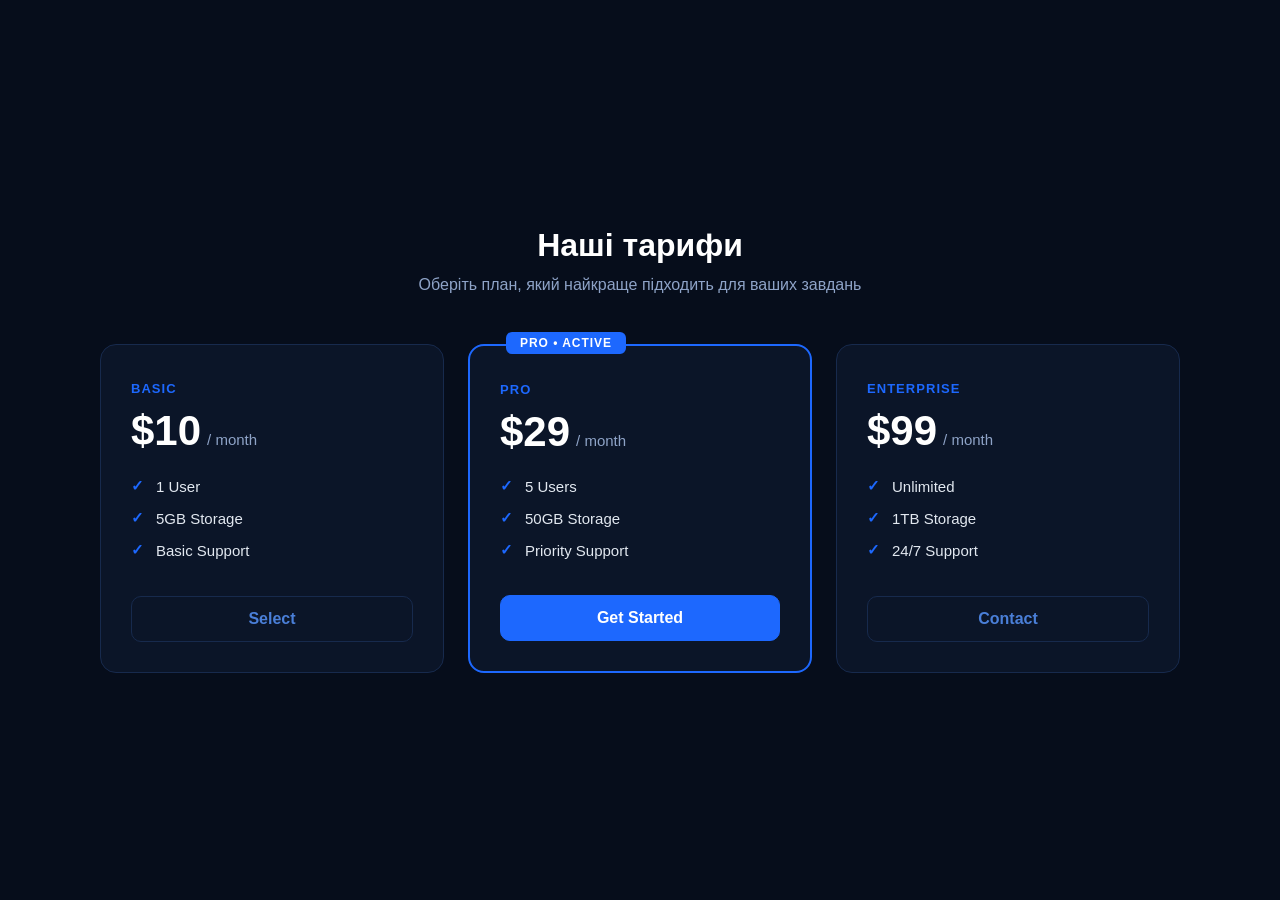
<file: index.html>
<!DOCTYPE html>
<html lang="uk">
<head>
  <meta charset="UTF-8">
  <meta name="viewport" content="width=device-width, initial-scale=1.0">
  <title>Наші тарифи</title>
  <link rel="stylesheet" href="style.css">
</head>
<body>

  <section class="pricing-section">
    <div class="pricing-container">
      
      <header class="section-header">
        <h1 class="section-title">Наші тарифи</h1>
        <p class="section-subtitle">Оберіть план, який найкраще підходить для ваших завдань</p>
      </header>

      <div class="pricing-grid">
        
        <article class="card">
          <div class="card-header">
            <span class="plan-name">BASIC</span>
            <div class="plan-price">
              <span class="amount">$10</span>
              <span class="period">/ month</span>
            </div>
          </div>
          <ul class="features-list">
            <li><span class="check">✓</span> 1 User</li>
            <li><span class="check">✓</span> 5GB Storage</li>
            <li><span class="check">✓</span> Basic Support</li>
          </ul>
          <button class="btn btn-outline">Select</button>
        </article>

        <article class="card card-active">
          <div class="badge">PRO • ACTIVE</div>
          <div class="card-header">
            <span class="plan-name">PRO</span>
            <div class="plan-price">
              <span class="amount">$29</span>
              <span class="period">/ month</span>
            </div>
          </div>
          <ul class="features-list">
            <li><span class="check">✓</span> 5 Users</li>
            <li><span class="check">✓</span> 50GB Storage</li>
            <li><span class="check">✓</span> Priority Support</li>
          </ul>
          <button class="btn btn-primary">Get Started</button>
        </article>

        <article class="card">
          <div class="card-header">
            <span class="plan-name">ENTERPRISE</span>
            <div class="plan-price">
              <span class="amount">$99</span>
              <span class="period">/ month</span>
            </div>
          </div>
          <ul class="features-list">
            <li><span class="check">✓</span> Unlimited</li>
            <li><span class="check">✓</span> 1TB Storage</li>
            <li><span class="check">✓</span> 24/7 Support</li>
          </ul>
          <button class="btn btn-outline">Contact</button>
        </article>

      </div>
    </div>
  </section>
</body>
</html>
</file>
<file: style.css>
:root {
  --bg-page: #060d1b;          
  --bg-card: #0b1528;         
  --color-primary: #1d68fe;    
  --color-border: #172a4d;     
  --color-text-white: #ffffff;
  --color-text-muted: #8ea3c7; 
  
  --font-family: -apple-system, BlinkMacSystemFont, "Segoe UI", Roboto, sans-serif;
  --radius-card: 16px;
  --radius-btn: 10px;
}

*, *::before, *::after {
  box-sizing: border-box;
  margin: 0;
  padding: 0;
}

body {
  background-color: var(--bg-page);
  color: var(--color-text-white);
  font-family: var(--font-family);
  min-height: 100vh;
  display: flex;
  flex-direction: column;
  justify-content: center;
  padding: 40px 20px;
}

.pricing-section {
  max-width: 1080px;
  margin: 0 auto;
  width: 100%;
}

.section-header {
  text-align: center;
  margin-bottom: 50px;
}

.section-title {
  font-size: 32px;
  font-weight: 700;
  margin-bottom: 12px;
  color: #ffffff;
}

.section-subtitle {
  color: var(--color-text-muted);
  font-size: 16px;
}

.pricing-grid {
  display: grid;
  grid-template-columns: 1fr;
  gap: 24px;
  align-items: stretch;
}

@media (min-width: 820px) {
  .pricing-grid {
    grid-template-columns: repeat(3, 1fr);
  }
}

.card {
  position: relative;
  background-color: var(--bg-card);
  border: 1px solid var(--color-border);
  border-radius: var(--radius-card);
  padding: 36px 30px 30px;
  display: flex;
  flex-direction: column;
  justify-content: space-between;
}

.card-active {
  border: 2px solid var(--color-primary);
}

.badge {
  position: absolute;
  top: -14px;
  left: 36px;
  background-color: var(--color-primary);
  color: #ffffff;
  font-size: 12px;
  font-weight: 800;
  letter-spacing: 0.08em;
  padding: 4px 14px;
  border-radius: 6px;
}

.card-header {
  margin-bottom: 24px;
}

.plan-name {
  display: block;
  font-size: 13px;
  font-weight: 800;
  letter-spacing: 0.08em;
  color: var(--color-primary);
  margin-bottom: 14px;
}

.plan-price {
  display: flex;
  align-items: baseline;
  gap: 6px;
}

.amount {
  font-size: 42px;
  font-weight: 800;
  line-height: 1;
  color: #ffffff;
}

.period {
  color: var(--color-text-muted);
  font-size: 15px;
}

.features-list {
  list-style: none;
  margin-bottom: 36px;
  display: flex;
  flex-direction: column;
  gap: 14px;
}

.features-list li {
  display: flex;
  align-items: center;
  font-size: 15px;
  color: #e2e8f0;
}

.check {
  color: var(--color-primary);
  margin-right: 12px;
  font-size: 15px;
  font-weight: 700;
}

.btn {
  font-family: inherit; 
  width: 100%;
  padding: 13px;
  border-radius: var(--radius-btn);
  font-size: 16px;
  font-weight: 700;
  cursor: pointer;
  transition: all 0.2s ease;
}

.btn-primary {
  background-color: var(--color-primary);
  border: 1px solid var(--color-primary);
  color: #ffffff;
}

.btn-primary:hover {
  background-color: #1255de;
}

.btn-outline {
  background-color: transparent;
  border: 1px solid var(--color-border);
  color: #4a7fd8;
}

.btn-outline:hover {
  background-color: rgba(255, 255, 255, 0.04);
  border-color: #27457a;
}

.research-zone {
  display: none; 
}
.demo-box-content { width: 100px; padding: 10px; box-sizing: content-box; }
.demo-box-border  { width: 100px; padding: 10px; box-sizing: border-box; }
.spec-class { color: red; }
#spec-id    { color: blue; }
</file>
